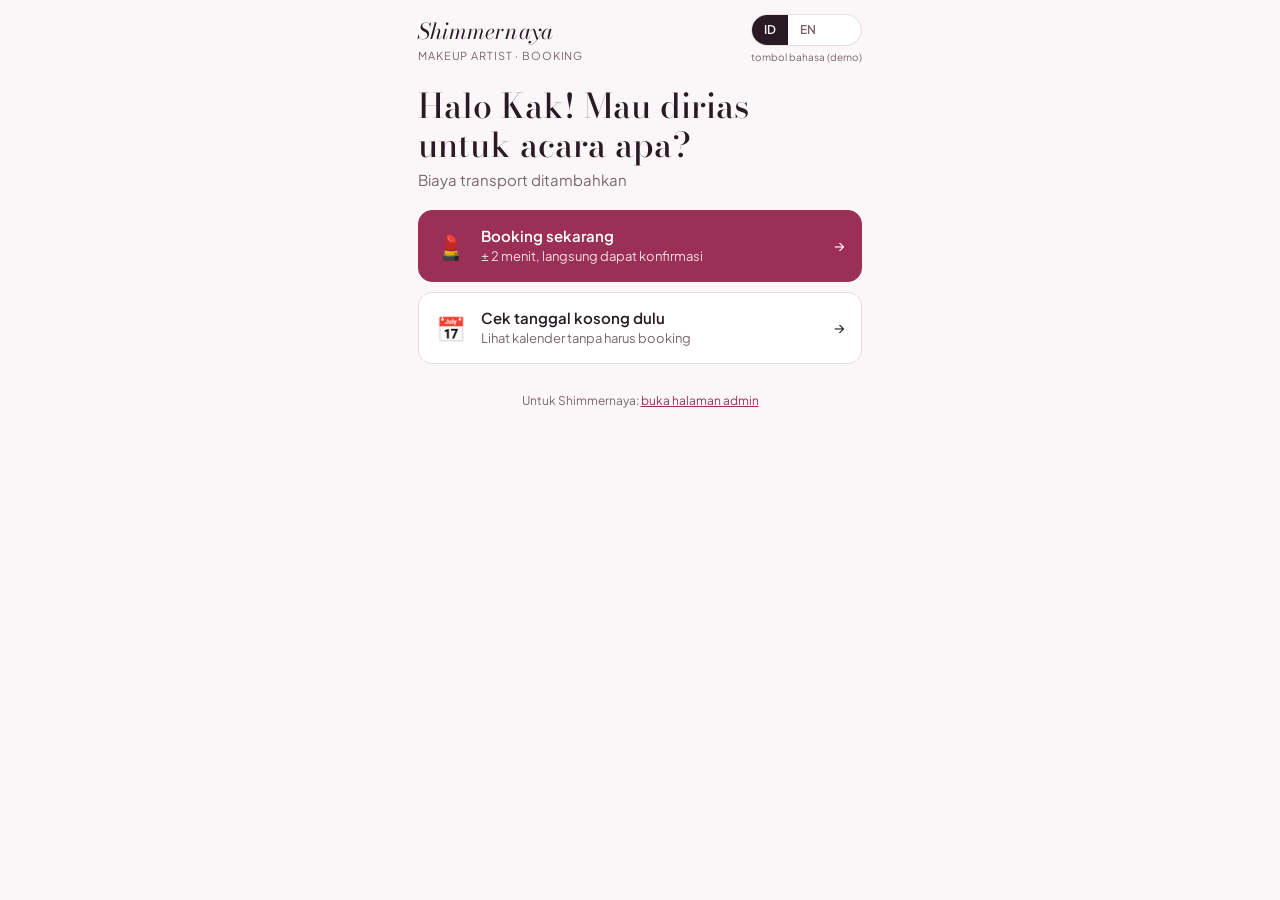
<file: index.html>
<!doctype html>
<html lang="id">
<head>
<meta charset="utf-8">
<meta name="viewport" content="width=device-width, initial-scale=1, viewport-fit=cover">
<title>Shimmernaya Booking</title>
<link rel="preconnect" href="https://fonts.googleapis.com">
<link rel="preconnect" href="https://fonts.gstatic.com" crossorigin>
<link rel="stylesheet" href="https://fonts.googleapis.com/css2?family=Bodoni+Moda:ital,opsz,wght@0,6..96,500;1,6..96,500&family=Plus+Jakarta+Sans:wght@400;500;600;700&display=swap">
<link rel="stylesheet" href="shared.css">
</head>
<body>
<div class="wrap">
  <div class="top">
    <a class="brand" href="#" id="home">Shimmernaya<small id="tagline"></small></a>
    <div id="langslot"></div>
  </div>
  <div id="prog"></div>
  <main id="view"></main>
  <p class="foot" id="foot"></p>
</div>
<div class="bar" id="bar"><div class="in"><button class="back" id="backBtn" aria-label="Back">←</button><button class="btn" id="nextBtn"></button></div></div>

<script src="shared.js"></script>
<script>
const T={
id:{tagline:"Makeup Artist · Booking",swipe:"‹ geser untuk ganti bulan ›",step:"Langkah {a} dari {b}",next:"Lanjut",pay:"Bayar {x}",paying:"Memproses…",back:"Kembali",
 homeT:"Halo Kak! Mau dirias untuk acara apa?",homeD:"Booking langsung di sini — pilih acara, tanggal, dan jam Kakak harus siap. Atau cek dulu tanggal yang masih kosong.",
 bookNow:"Booking sekarang",bookNowD:"± 2 menit, langsung dapat konfirmasi",checkAv:"Cek tanggal kosong dulu",checkAvD:"Lihat kalender tanpa harus booking",
 avT:"Kalender ketersediaan",avD:"Lihat tanggal yang masih bisa. Booking bisa nanti kapan saja.",avOpen:"Banyak jam kosong",avLim:"Tinggal sedikit",avFull:"Penuh",avPick:"Pilih tanggal untuk lihat detail.",
 avTimes:"Jam siap yang masih tersedia",avTimesD:"Untuk riasan ±1,5 jam. Paket pengantin butuh waktu lebih lama, jadi pilihannya bisa lebih sedikit. Tap jam untuk langsung booking.",avDayOpen:"Masih banyak jam kosong di tanggal ini.",avDayLim:"Tinggal {n} pilihan jam di tanggal ini — sebaiknya booking segera.",avDayFull:"Tanggal ini sudah penuh. Coba tanggal lain ya.",bookThis:"Booking tanggal ini",
 s1:"Mau makeup untuk acara apa, Kak?",s1d:"Pilih satu. Harga dan jadwal muncul di langkah berikutnya.",
 s2:"Tanggal acaranya kapan?",s2d:"Tanggal yang dicoret sudah penuh.",full:"PENUH",
 s3:"Pilih paket",s3d:"Harga per orang. Tambah orang di bawah kalau ada yang ikut dirias.",people:"Jumlah orang dirias",peopleD:"Termasuk Kakak",extra:"+{x} / orang tambahan",
 s4:"Jam berapa Kakak harus sudah siap?",s4d:"Pilih jam Kakak harus sudah selesai dirias. Jam mulai makeup kami yang atur (±{d} sebelumnya).",s4h:"Jam yang dicoret sudah terisi jadwal lain.",until:"Siap jam {t}",
 s5:"Lokasi & data Kakak",loc:"Di mana dirias?",studio:"Di studio",studioD:"Tanpa biaya tambahan",home:"Datang ke lokasi Kakak",homeD:"Biaya transport ditambahkan",
 area:"Area lokasi",inCity:"Dalam kota",outCity:"Luar kota",address:"Alamat lengkap",addressPh:"Nama gedung / rumah, jalan, kecamatan",you:"Data Kakak",
 name:"Nama",namePh:"Nama Kakak",wa:"Nomor WhatsApp",waPh:"08xx xxxx xxxx / +92…",note:"Catatan (opsional)",notePh:"Misal: pakai hijab, kulit sensitif, referensi look",
 errName:"Isi nama dulu ya",errWa:"Nomor WhatsApp belum benar",errAddr:"Isi alamat lokasi ya",
 s6:"Cek lagi & bayar DP",s6d:"Bayar DP 50% untuk mengunci jadwal. Sisanya dibayar di hari acara.",
 service:"Layanan",pkg:"Paket",date:"Tanggal",time:"Siap jam",location:"Lokasi",subtotal:"Paket × {n} orang",transport:"Transport",total:"Total",dueNow:"Bayar sekarang (DP 50%)",remain:"Sisa dibayar di hari H",
 method:"Metode pembayaran",qrisD:"Scan pakai e-wallet atau m-banking apa saja",bankD:"Transfer ke rekening",fake:"Simulasi — tidak ada uang yang dipotong",
 doneT:"Booking terkonfirmasi!",doneD:"Makasih, Kak {n}! Tap tombol biru di bawah untuk dapat konfirmasi lewat Telegram.",code:"Kode booking",
 demoClient:"Demo · WhatsApp yang diterima klien",demoArtist:"Demo · WhatsApp yang diterima MUA",demoCal:"✓ Sudah otomatis masuk Google Calendar",
 again:"Ulangi demo",loading:"Memuat jadwal…",loadErr:"Jadwal belum bisa dimuat. Cek koneksi lalu coba lagi.",retry:"Coba lagi",taken:"Maaf Kak, jam itu baru saja dibooking orang lain. Silakan pilih jam lain ya.",payErr:"Booking belum tersimpan. Coba sekali lagi ya.",studioAddr:"Studio Shimmernaya",noNote:"Tidak ada catatan",
 waClient:`Halo Kak {name}! 💕
Booking kamu sudah terkonfirmasi ✅

💄 {svc} – {pkg}
👥 {n} orang
📅 {date}
⏰ Kakak siap jam {ready}
📍 {loc}

DP diterima: {dp}
Sisa pelunasan: {rem} (dibayar di hari H)

Kode booking: {code}
Invoice resmi menyusul dari aku ya. H-1 aku kabari jam mulai makeup. Sampai ketemu! 🤍
— Shimmernaya`,
 waArtist:`🔔 BOOKING BARU — DP SUDAH MASUK

👤 {name}
📱 {wa}
💄 {svc} – {pkg} ({n} orang)
📅 {date}
⏰ Klien siap jam {ready}
🕐 Saran mulai makeup: {start} (±{dur})
📍 {loc}
📝 {note}

💰 DP masuk: {dp} via {method}
Sisa di hari H: {rem}
✅ Sudah masuk kalender`,
 invReady:"📄 Invoice {inv} siap dicek sebelum dikirim ke klien:",openInv:"Buka & cek invoice",
 foot:"Untuk Shimmernaya: <a href=\"admin.html\">buka halaman admin</a>"},
en:{tagline:"Makeup Artist · Booking",swipe:"‹ swipe to change month ›",step:"Step {a} of {b}",next:"Continue",pay:"Pay {x}",paying:"Processing…",back:"Back",
 homeT:"Hi! What are you getting your makeup done for?",homeD:"Book right here — pick the occasion, the date and the time you need to be ready. Or check which dates are still free first.",
 bookNow:"Book now",bookNowD:"About 2 minutes, instant confirmation",checkAv:"Check free dates first",checkAvD:"See the calendar without booking",
 avT:"Availability calendar",avD:"See which dates are still open. You can book any time later.",avOpen:"Plenty of times",avLim:"Only a few left",avFull:"Full",avPick:"Pick a date to see details.",
 avTimes:"Ready-by times still free",avTimesD:"Based on a ±1.5 hr makeup. Bridal packages take longer, so there may be fewer options. Tap a time to book it.",avDayOpen:"Plenty of times still open on this date.",avDayLim:"Only {n} ready-by times left on this date — best to book soon.",avDayFull:"This date is fully booked. Try another date.",bookThis:"Book this date",
 s1:"What's the makeup for?",s1d:"Pick one. Prices and times show up in the next steps.",
 s2:"When is the event?",s2d:"Crossed-out dates are fully booked.",full:"FULL",
 s3:"Choose a package",s3d:"Price per person. Add people below if others are getting done too.",people:"Number of people",peopleD:"Including you",extra:"+{x} / extra person",
 s4:"What time do you need to be ready?",s4d:"Pick the time your makeup must be finished. We plan the start time (about {d} before).",s4h:"Crossed-out times are already booked.",until:"Ready by {t}",
 s5:"Location & your details",loc:"Where will the makeup be done?",studio:"At the studio",studioD:"No extra charge",home:"At your location",homeD:"Travel fee added",
 area:"Area",inCity:"In town",outCity:"Out of town",address:"Full address",addressPh:"Venue / house, street, district",you:"Your details",
 name:"Name",namePh:"Your name",wa:"WhatsApp number",waPh:"08xx xxxx xxxx / +92…",note:"Notes (optional)",notePh:"E.g. wearing hijab, sensitive skin, look reference",
 errName:"Please enter your name",errWa:"That WhatsApp number doesn't look right",errAddr:"Please enter the address",
 s6:"Review & pay deposit",s6d:"Pay a 50% deposit to lock in the slot. The rest is paid on the day.",
 service:"Service",pkg:"Package",date:"Date",time:"Ready by",location:"Location",subtotal:"Package × {n} people",transport:"Travel",total:"Total",dueNow:"Pay now (50% deposit)",remain:"Remaining, paid on the day",
 method:"Payment method",qrisD:"Scan with any e-wallet or banking app",bankD:"Transfer to account",fake:"Simulation — no money is taken",
 doneT:"Booking confirmed!",doneD:"Thank you, {n}! Tap the blue button below to get your confirmation on Telegram.",code:"Booking code",
 demoClient:"Demo · WhatsApp the client receives",demoArtist:"Demo · WhatsApp the artist receives",demoCal:"✓ Added to Google Calendar automatically",
 again:"Restart demo",loading:"Loading availability…",loadErr:"Couldn't load availability. Check your connection and try again.",retry:"Try again",taken:"Sorry, someone just booked that time. Please pick another one.",payErr:"The booking wasn't saved. Please try once more.",studioAddr:"Shimmernaya Studio",noNote:"No notes",
 waClient:`Hi {name}! 💕
Your booking is confirmed ✅

💄 {svc} – {pkg}
👥 {n} people
📅 {date}
⏰ Ready by {ready}
📍 {loc}

Deposit received: {dp}
Remaining: {rem} (paid on the day)

Booking code: {code}
Your official invoice will follow from me. I'll message you the day before with your makeup start time. See you soon! 🤍
— Shimmernaya`,
 waArtist:`🔔 NEW BOOKING — DEPOSIT PAID

👤 {name}
📱 {wa}
💄 {svc} – {pkg} ({n} people)
📅 {date}
⏰ Client ready by {ready}
🕐 Suggested makeup start: {start} (~{dur})
📍 {loc}
📝 {note}

💰 Deposit in: {dp} via {method}
Due on the day: {rem}
✅ Added to calendar`,
 invReady:"📄 Invoice {inv} is ready to check before it goes to the client:",openInv:"Open & check invoice",
 foot:"For Shimmernaya: <a href=\"admin.html\">open the admin page</a>"}};
const t=(k,v={})=>T[LANG][k].replace(/\{(\w+)\}/g,(_,x)=>v[x]??"");

const blank=()=>({step:0,mode:"flow",svc:null,pkg:null,n:1,date:null,time:null,loc:"studio",area:"in",addr:"",name:"",wa:"",note:"",pay:"qris",month:0,avMonth:0,avSel:null,errs:{},booking:null,busy:false});
let S=blank();
const svc=()=>svcById(S.svc), pkg=()=>svc()?.pk.find(p=>p.id===S.pkg);
const totalMin=()=>(pkg()?.m||0)+EXTRA_MIN*(S.n-1);
const minLen=()=>Math.min(...svc().pk.map(p=>p.m));
const prices=()=>{const p=pkg();const sub=p.p+svc().extra*(S.n-1);const tr=S.loc==="home"?TRANSPORT[S.area]:0;const tot=sub+tr;const dp=Math.ceil(tot/2/1000)*1000;return{sub,tr,tot,dp,rem:tot-dp}};
const locText=()=>S.loc==="studio"?t("studioAddr"):S.addr+" ("+(S.area==="in"?t("inCity"):t("outCity"))+")";

const view=document.getElementById("view"),next=document.getElementById("nextBtn"),back=document.getElementById("backBtn"),bar=document.getElementById("bar");
document.getElementById("langslot").append(langToggle(render));
document.getElementById("home").onclick=e=>{e.preventDefault();S=blank();render();scrollTo(0,0)};
const go=st=>{S.step=st;render();scrollTo(0,0)};

function render(){
  document.getElementById("tagline").textContent=t("tagline");
  document.getElementById("foot").innerHTML=t("foot");
  back.setAttribute("aria-label",t("back"));
  const N=6, inFlow=S.step>=1&&S.step<=N&&S.mode==="flow";
  document.getElementById("prog").innerHTML=inFlow?`<div class="progress">${Array.from({length:N},(_,i)=>`<i class="${i<S.step?"on":""}"></i>`).join("")}</div><div class="stepno">${t("step",{a:S.step,b:N})}</div>`:"";
  bar.hidden=!inFlow&&S.mode!=="avail"; back.hidden=false;
  next.hidden=false; next.textContent=t("next"); next.disabled=false;
  if(S.mode==="avail") return avail();
  ({0:home,1:s1,2:s2,3:s3,4:s4,5:s5,6:s6,7:s7})[S.step]();
}

/* show a loader until the month's availability has come from the calendar */
function calGate(base){
  const st=monthState(base);
  if(st==="ok"){loadMonth(new Date(base.getFullYear(),base.getMonth()+1,1)).catch(()=>{});return true}
  if(st==="err"){view.insertAdjacentHTML("beforeend",`<div class="card" style="margin-top:14px;text-align:center"><p class="hint" style="margin:0 0 12px">${t("loadErr")}</p><button class="btn" id="retry" style="width:100%">${t("retry")}</button></div>`);
    view.querySelector("#retry").onclick=()=>{MONTHS.delete(mkey(base));render()};return false}
  view.insertAdjacentHTML("beforeend",`<div class="card" style="margin-top:14px;text-align:center;padding:40px 16px"><span class="spin"></span><p class="hint">${t("loading")}</p></div>`);
  loadMonth(base).then(render,render); return false;
}
function home(){
  bar.hidden=true;
  view.innerHTML=`<h1 class="hero">${t("homeT")}</h1><p class="sub">${t("homeD")}</p>
  <div class="opts">
   <button class="opt primary" id="b1"><span class="ico">💄</span><span class="grow"><div class="t">${t("bookNow")}</div><div class="d">${t("bookNowD")}</div></span><span>→</span></button>
   <button class="opt" id="b2"><span class="ico">📅</span><span class="grow"><div class="t">${t("checkAv")}</div><div class="d">${t("checkAvD")}</div></span><span>→</span></button>
  </div>`;
  view.querySelector("#b1").onclick=()=>go(1);
  view.querySelector("#b2").onclick=()=>{S.mode="avail";render();scrollTo(0,0)};
}

/* Availability-only calendar: no service needed, browse 12 months */
function avail(){
  const db=load(), base=new Date(TODAY.getFullYear(),TODAY.getMonth()+S.avMonth,1);
  view.innerHTML=`<h1>${t("avT")}</h1><p class="sub">${t("avD")}</p>`;
  if(!calGate(base)) return;
  const grid=monthGrid(base,(ds,d)=>{const st=dayStatus(ds,db);const past=st==="past";
    return `<button class="day ${st==="full"?"st-full":""} ${ds===iso(TODAY)?"today":""}" data-ds="${ds}" ${past?"disabled":""} aria-pressed="${S.avSel===ds}">${d}${past?"":`<i class="dot ${st==="open"?"ok":st==="limited"?"warn":"full"}"></i>`}</button>`});
  let panel=`<p class="hint">${t("avPick")}</p>`;
  if(S.avSel){const st=dayStatus(S.avSel,db);const n=READY_SLOTS.filter(h=>readyFree(S.avSel,h,90,db)).length;
    panel=`<div class="card" style="margin-top:14px" id="avpanel"><div style="font-weight:700">${fmtDate(S.avSel)}</div><p class="hint" style="margin:6px 0 ${st==="full"?0:12}px">${st==="open"?t("avDayOpen"):st==="limited"?t("avDayLim",{n}):t("avDayFull")}</p>
      ${st==="full"?"":`<div class="label" style="margin-top:4px">${t("avTimes")}</div>
      <div class="slots">${READY_SLOTS.map(h=>{const ok=readyFree(S.avSel,h,90,db);return `<button class="slot" data-h="${h}" ${ok?"":"disabled"}>${hm(h*60)}</button>`}).join("")}</div>
      <p class="hint" style="margin:10px 0 14px">${t("avTimesD")}</p>
      <button class="btn" id="bookThis" style="width:100%">${t("bookThis")}</button>`}</div>`;}
  view.innerHTML=`<h1>${t("avT")}</h1><p class="sub">${t("avD")}</p>
   <div class="cal"><div class="calhead"><button class="nav" id="pm" ${S.avMonth===0?"disabled":""} aria-label="prev">‹</button><b>${monthName(base)}</b><button class="nav" id="nm" ${S.avMonth>=11?"disabled":""} aria-label="next">›</button></div>${grid}
   <div class="swipehint">${t("swipe")}</div><div class="legend"><span><i class="dot ok"></i>${t("avOpen")}</span><span><i class="dot warn"></i>${t("avLim")}</span><span><i class="dot full"></i>${t("avFull")}</span></div></div>${panel}`;
  view.querySelector("#pm").onclick=()=>{S.avMonth--;render()};
  view.querySelector("#nm").onclick=()=>{S.avMonth++;render()};
  attachSwipe(view.querySelector(".cal"));
  view.querySelectorAll(".day:not(:disabled)").forEach(b=>b.onclick=()=>{S.avSel=b.dataset.ds;S.scrollPanel=true;render()});
  const start=pref=>{S.mode="flow";S.date=S.avSel;S.month=S.avMonth;S.pref=pref;go(1)};
  const bt=view.querySelector("#bookThis"); if(bt) bt.onclick=()=>start(null);
  view.querySelectorAll("#avpanel .slot:not(:disabled)").forEach(b=>b.onclick=()=>start(+b.dataset.h));
  if(S.scrollPanel){S.scrollPanel=false;const pn=view.querySelector("#avpanel");if(pn&&pn.scrollIntoView)pn.scrollIntoView({behavior:"smooth",block:"start"})}
  next.textContent=t("bookNow"); next.onclickAvail=true;
}

function s1(){
  view.innerHTML=`<h1>${t("s1")}</h1><p class="sub">${t("s1d")}</p><div class="opts">${SERVICES.map(s=>`
   <button class="opt" data-v="${s.id}" aria-pressed="${S.svc===s.id}"><span class="ico">${s.ico}</span><span class="grow"><div class="t">${s.n[LANG]}</div><div class="d">${s.d[LANG]}</div></span></button>`).join("")}</div>`;
  view.querySelectorAll(".opt").forEach(b=>b.onclick=()=>{if(S.svc!==b.dataset.v){S.svc=b.dataset.v;S.pkg=null;S.time=null;if(S.date&&!dayOpenFor(S.date,minLen()))S.date=null}go(2)});
  next.disabled=!S.svc;
}
function s2(){
  const db=load(), base=new Date(TODAY.getFullYear(),TODAY.getMonth()+S.month,1), len=minLen();
  view.innerHTML=`<h1>${t("s2")}</h1><p class="sub">${t("s2d")}</p>`;
  if(!calGate(base)) return;
  const grid=monthGrid(base,(ds,d)=>{const past=fromIso(ds)<=TODAY, open=dayOpenFor(ds,len,db);
    return `<button class="day" data-ds="${ds}" ${open?"":"disabled"} aria-pressed="${S.date===ds}">${d}${!open&&!past?`<span class="full">${t("full")}</span>`:""}</button>`});
  view.innerHTML=`<h1>${t("s2")}</h1><p class="sub">${t("s2d")}</p>
   <div class="cal"><div class="calhead"><button class="nav" id="pm" ${S.month===0?"disabled":""} aria-label="prev">‹</button><b>${monthName(base)}</b><button class="nav" id="nm" ${S.month>=11?"disabled":""} aria-label="next">›</button></div>${grid}<div class="swipehint">${t("swipe")}</div></div>`;
  view.querySelector("#pm").onclick=()=>{S.month--;render()};
  view.querySelector("#nm").onclick=()=>{S.month++;render()};
  attachSwipe(view.querySelector(".cal"));
  view.querySelectorAll(".day:not(:disabled)").forEach(b=>b.onclick=()=>{S.date=b.dataset.ds;S.time=null;go(3)});
  next.disabled=!S.date;
}
function s3(){
  const s=svc(); if(s.pk.length===1&&!S.pkg) S.pkg=s.pk[0].id;
  view.innerHTML=`<h1>${t("s3")}</h1><p class="sub">${s.n[LANG]} · ${fmtDate(S.date)}<br>${t("s3d")}</p><div class="opts">${s.pk.map(p=>`
   <button class="opt" data-v="${p.id}" aria-pressed="${S.pkg===p.id}"><span class="grow"><div class="t">${p.n[LANG]}</div><div class="d">${p.d[LANG]} · ±${durTxt(p.m)}</div></span><span class="price">${rp(p.p)}</span></button>`).join("")}</div>
   <div class="stepper"><div><div style="font-weight:600">${t("people")}</div><div style="font-size:13px;color:var(--muted)">${t("peopleD")} · ${t("extra",{x:rp(s.extra)})}</div></div>
   <div class="ctl"><button id="mn" aria-label="minus" ${S.n<=1?"disabled":""}>−</button><output>${S.n}</output><button id="pl" aria-label="plus" ${S.n>=6?"disabled":""}>+</button></div></div>`;
  view.querySelectorAll(".opt").forEach(b=>b.onclick=()=>{S.pkg=b.dataset.v;S.time=null;render()});
  view.querySelector("#mn").onclick=()=>{S.n--;S.time=null;render()};
  view.querySelector("#pl").onclick=()=>{S.n++;S.time=null;render()};
  next.disabled=!S.pkg;
}
function s4(){
  view.innerHTML=`<h1>${t("s4")}</h1>`;
  if(!calGate(fromIso(S.date))) return;
  const db=load(), len=totalMin(), any=READY_SLOTS.some(h=>readyFree(S.date,h,len,db));
  if(S.time==null&&S.pref!=null&&readyFree(S.date,S.pref,len,db)) S.time=S.pref;
  view.innerHTML=`<h1>${t("s4")}</h1><p class="sub">${fmtDate(S.date)}<br>${t("s4d",{d:durTxt(len)})}</p>
   <div class="slots">${READY_SLOTS.map(h=>`<button class="slot" data-h="${h}" ${readyFree(S.date,h,len,db)?"":"disabled"} aria-pressed="${S.time===h}">${hm(h*60)}</button>`).join("")}</div>
   <p class="hint">${S.time!=null?"✓ "+t("until",{t:hm(S.time*60)}):t("s4h")}</p>${S.taken?`<p class="notice">${t("taken")}</p>`:""}`;
  view.querySelectorAll(".slot:not(:disabled)").forEach(b=>b.onclick=()=>{S.time=+b.dataset.h;S.taken=false;render()});
  next.disabled=S.time==null||!any;
}
function s5(){
  const e=S.errs;
  view.innerHTML=`<h1>${t("s5")}</h1><div class="label">${t("loc")}</div>
   <div class="opts">
    <button class="opt" data-l="studio" aria-pressed="${S.loc==="studio"}"><span class="ico">🏠</span><span class="grow"><div class="t">${t("studio")}</div><div class="d">${t("studioD")}</div></span></button>
    <button class="opt" data-l="home" aria-pressed="${S.loc==="home"}"><span class="ico">🚗</span><span class="grow"><div class="t">${t("home")}</div><div class="d">${t("homeD")}</div></span></button>
   </div>
   ${S.loc==="home"?`<div class="label">${t("area")}</div><div class="opts" style="grid-template-columns:1fr 1fr">
    <button class="opt" data-a="in" aria-pressed="${S.area==="in"}"><span class="grow"><div class="t">${t("inCity")}</div><div class="d">+${rp(TRANSPORT.in)}</div></span></button>
    <button class="opt" data-a="out" aria-pressed="${S.area==="out"}"><span class="grow"><div class="t">${t("outCity")}</div><div class="d">+${rp(TRANSPORT.out)}</div></span></button></div>
    <div class="field" style="margin-top:14px"><label for="f-addr">${t("address")}</label><textarea id="f-addr" placeholder="${t("addressPh")}">${esc(S.addr)}</textarea>${e.addr?`<span class="err">${t("errAddr")}</span>`:""}</div>`:""}
   <div class="label">${t("you")}</div>
   <div class="field"><label for="f-name">${t("name")}</label><input id="f-name" autocomplete="name" placeholder="${t("namePh")}" value="${esc(S.name)}">${e.name?`<span class="err">${t("errName")}</span>`:""}</div>
   <div class="field"><label for="f-wa">${t("wa")}</label><input id="f-wa" inputmode="tel" autocomplete="tel" placeholder="${t("waPh")}" value="${esc(S.wa)}">${e.wa?`<span class="err">${t("errWa")}</span>`:""}</div>
   <div class="field"><label for="f-note">${t("note")}</label><textarea id="f-note" placeholder="${t("notePh")}">${esc(S.note)}</textarea></div>`;
  const bind=(id,k)=>{const el=view.querySelector(id);if(el) el.oninput=()=>S[k]=el.value};
  bind("#f-addr","addr");bind("#f-name","name");bind("#f-wa","wa");bind("#f-note","note");
  view.querySelectorAll("[data-l]").forEach(b=>b.onclick=()=>{S.loc=b.dataset.l;render()});
  view.querySelectorAll("[data-a]").forEach(b=>b.onclick=()=>{S.area=b.dataset.a;render()});
}
function valid5(){const d=S.wa.replace(/\D/g,"");S.errs={name:!S.name.trim(),wa:!(/^(0|62)8\d{7,11}$/.test(d)||(S.wa.trim().startsWith("+")&&d.length>=10&&d.length<=15)),addr:S.loc==="home"&&!S.addr.trim()};return !S.errs.name&&!S.errs.wa&&!S.errs.addr}

function qrSvg(){
  const r=rnd(98321),n=25,c=[];
  const f=(x,y)=>`<rect x="${x}" y="${y}" width="7" height="7" fill="#111"/><rect x="${x+1}" y="${y+1}" width="5" height="5" fill="#fff"/><rect x="${x+2}" y="${y+2}" width="3" height="3" fill="#111"/>`;
  for(let y=0;y<n;y++)for(let x=0;x<n;x++){const inF=(x<8&&y<8)||(x>16&&y<8)||(x<8&&y>16);if(!inF&&r()<.48)c.push(`<rect x="${x}" y="${y}" width="1" height="1" fill="#111"/>`)}
  return `<svg viewBox="0 0 ${n} ${n}" shape-rendering="crispEdges" aria-label="QRIS">${c.join("")}${f(0,0)}${f(18,0)}${f(0,18)}</svg>`;
}
const PAY={qris:"QRIS",bank:"Transfer BCA",ewallet:"GoPay / OVO"};
function s6(){
  const s=svc(),p=pkg(),pr=prices();
  view.innerHTML=`<h1>${t("s6")}</h1><p class="sub">${t("s6d")}</p>
   <div class="card">
    <div class="row"><span>${t("service")}</span><span>${s.n[LANG]}</span></div>
    <div class="row"><span>${t("pkg")}</span><span>${p.n[LANG]}</span></div>
    <div class="row"><span>${t("date")}</span><span>${fmtDate(S.date)}</span></div>
    <div class="row"><span>${t("time")}</span><span>${hm(S.time*60)}</span></div>
    <div class="row"><span>${t("location")}</span><span>${esc(locText())}</span></div>
    <div class="row total"><span>${t("subtotal",{n:S.n})}</span><span>${rp(pr.sub)}</span></div>
    ${pr.tr?`<div class="row"><span>${t("transport")}</span><span>${rp(pr.tr)}</span></div>`:""}
    <div class="row"><span>${t("total")}</span><span>${rp(pr.tot)}</span></div>
    <div class="row"><span>${t("remain")}</span><span>${rp(pr.rem)}</span></div>
   </div>
   <div class="due"><span>${t("dueNow")}</span><b>${rp(pr.dp)}</b></div>
   <div class="label">${t("method")}</div>
   <div class="paygrid">${Object.entries(PAY).map(([k,n])=>`<button class="paym" data-p="${k}" aria-pressed="${S.pay===k}">${n}</button>`).join("")}</div>
   ${S.pay==="qris"?`<div class="qr">${qrSvg()}<span class="hint" style="margin:0">${t("qrisD")}</span></div>`:
     S.pay==="bank"?`<div class="bank card">${t("bankD")}<br><code>${BIZ.bank}</code></div>`:`<div class="bank card">GoPay / OVO<br><code>${BIZ.wa}</code></div>`}
   ${S.payErr?`<p class="notice">${t("payErr")}</p>`:""}<p class="hint" style="text-align:center">🔒 ${t("fake")}</p>`;
  view.querySelectorAll("[data-p]").forEach(b=>b.onclick=()=>{S.pay=b.dataset.p;render()});
  next.textContent=t("pay",{x:rp(pr.dp)});
  if(S.busy){next.innerHTML=`<span class="spin"></span> ${t("paying")}`;next.disabled=true}
}

/* Send the paid booking to the backend: it re-checks the slot, saves it and adds it to Google Calendar */
async function saveBooking(){
  const r=await api("book",{method:"POST",body:{svc:S.svc,pkg:S.pkg,people:S.n,date:S.date,ready:S.time,loc:S.loc,area:S.area,addr:S.addr,name:S.name,wa:S.wa,note:S.note,pay:PAY[S.pay]}});
  resetAvailability();
  return {code:r.code,date:r.date,name:r.name,wa:r.wa,ready:r.ready_min,start:r.start_min,note:r.note,payMethod:r.pay_method,waClient:r.wa_client||"",waAlert:r.wa_alert||"",calendar:r.calendar,tgLink:r.tg_link||"",tgAlert:r.tg_alert||""};
}

function s7(){
  bar.hidden=true;
  const b=S.booking, s=svc(), p=pkg(), pr=prices(), len=totalMin();
  const v={name:b.name,wa:b.wa,svc:s.n[LANG],pkg:p.n[LANG],n:S.n,date:fmtDate(S.date),ready:hm(b.ready),start:hm(b.start),dur:durTxt(len),loc:locText(),dp:rp(pr.dp),rem:rp(pr.rem),code:b.code,note:b.note||t("noNote"),method:b.payMethod};
  const now=new Date(),clock=pad(now.getHours())+"."+pad(now.getMinutes());
  const invUrl="admin.html#inv-"+b.code;
  view.innerHTML=`<div class="done"><div class="tick">✓</div><h1>${t("doneT")}</h1><p class="sub">${t("doneD",{n:esc(v.name),w:esc(v.wa)})}</p>
   <div class="card" style="display:inline-block;padding:10px 18px">${t("code")}: <b>${b.code}</b></div></div>
   ${b.tgLink?`<a class="btn" href="${b.tgLink}" target="_blank" rel="noopener" style="display:block;margin-top:18px;background:#229ED9;color:#fff">📲 ${LANG==="id"?"Dapatkan konfirmasi di Telegram":"Get your confirmation on Telegram"}</a>
    <p class="hint" style="text-align:center;margin-top:8px">${LANG==="id"?"Tes: pengganti WhatsApp. Tap, lalu tekan Start.":"Test stand-in for WhatsApp. Tap it, then press Start."}</p>`:""}
   <section class="demo"><h2>${LANG==="id"?"Status pengiriman (tes)":"Delivery status (test)"}</h2>
    ${[[LANG==="id"?"Notifikasi ke MUA (Telegram)":"Alert to artist (Telegram)",b.tgAlert],[LANG==="id"?"Konfirmasi ke klien (Telegram)":"Confirmation to client (Telegram)",b.tgClient||(LANG==="id"?"menunggu klien tekan Start…":"waiting for client to press Start…")]]
      .map(([k,v])=>`<div class="row"><span>${k}</span><span style="color:${/^(ok|text|template|sent)$/.test(v)?"var(--ok)":"var(--err)"}">${/^(ok|text|template|sent)$/.test(v)?"✓ "+(LANG==="id"?"terkirim":"sent"):(/^(menunggu|waiting)/.test(v)?"":"✕ ")+esc(v||"-")}</span></div>`).join("")}</section>
   <section class="demo" hidden><h2>${t("demoClient")}</h2><div class="wa"><div class="hd"><div class="av">💄</div><div class="nm">Shimmernaya<small>Business account</small></div></div>
    <div class="body"><div class="bub">${esc(t("waClient",v))}<span class="tm">${clock}</span></div></div></div></section>
   <section class="demo" hidden><h2>${t("demoArtist")}</h2><div class="wa"><div class="hd"><div class="av">🔔</div><div class="nm">Booking Bot<small>${LANG==="id"?"Notifikasi otomatis":"Automatic alert"}</small></div></div>
    <div class="body"><div class="bub">${esc(t("waArtist",v))}<span class="tm">${clock}</span></div>
    <div class="bub">${esc(t("invReady",{inv:invNo(b)}))}\n<a href="${invUrl}">${t("openInv")} →</a><span class="tm">${clock}</span></div></div></div></section>
   <section class="demo" hidden><h2>${t("demoCal")}</h2><div class="ev"><div class="strip"></div><div style="min-width:0">
    <div class="t">💄 ${esc(v.svc)} – ${esc(v.name)} (${S.n})</div>
    <div class="m">${v.date} · ${v.start} – ${v.ready}</div><div class="m">📍 ${esc(v.loc)}</div><div class="m">${b.code}</div></div></div></section>
   <a class="btn" href="${invUrl}" style="display:block;margin-top:22px">📄 ${t("openInv")}</a>
   <button class="again" id="again">↺ ${t("again")}</button>`;
  view.querySelector("#again").onclick=()=>{clearInterval(S.poll);S=blank();render();scrollTo(0,0)};
  // wait for the client to press Start in Telegram, then send them the confirmation
  if(!b.tgClient&&!S.poll){let n=0;S.poll=setInterval(async()=>{
    if(++n>200||S.step!==7){clearInterval(S.poll);S.poll=null;return}
    const r=await tgCheckClient(b.code).catch(()=>null);
    if(r){clearInterval(S.poll);S.poll=null;b.tgClient=r;render()}
  },3000)}
}

next.onclick=()=>{
  if(S.mode==="avail"){S.mode="flow";if(S.avSel&&dayStatus(S.avSel)!=="full"){S.date=S.avSel;S.month=S.avMonth}go(1);return}
  if(S.step===5&&!valid5()){render();return}
  if(S.step===6){S.busy=true;S.payErr=false;render();
    setTimeout(async()=>{
      try{S.booking=await saveBooking();S.busy=false;go(7)}
      catch(e){S.busy=false;if(e.status===409){resetAvailability();S.time=null;S.taken=true;go(4)}else{S.payErr=true;render()}}
    },1200);return}
  go(S.step+1);
};
back.onclick=()=>{if(S.mode==="avail"){S.mode="flow";go(0);return}S.errs={};go(S.step-1)};
render();
</script>
</body>
</html>
</file>
<file: shared.css>
/* Layout: single narrow column, one decision per screen, sticky bottom action bar */
:root{
  --bg:#FBF6F8; --surface:#FFFFFF; --ink:#2A1A24; --muted:#7A6670; --line:#EADDE2;
  --accent:#9C2F55; --accent-ink:#FFFFFF; --accent-soft:#F7E4EB; --ok:#1F7A4D; --ok-soft:#E3F3EA;
  --warn:#9A5B00; --warn-soft:#FBEFD9; --off:#C9BCC2; --off-bg:#F3EEF0; --err:#C4314B;
  --display:"Bodoni Moda", "Didot", Georgia, serif;
  --body:"Plus Jakarta Sans", system-ui, -apple-system, "Segoe UI", sans-serif;
  --wa-head:#075E54; --wa-bg:#EFE7DD; --wa-in:#FFFFFF; --wa-ink:#111B21; --wa-meta:#667781; --wa-link:#027EB5;
  color-scheme:light;
}
@media (prefers-color-scheme: dark){:root{
  --bg:#17101A; --surface:#221923; --ink:#F4E9EE; --muted:#B39CA7; --line:#3A2B34;
  --accent:#E57EA3; --accent-ink:#22101A; --accent-soft:#3B2130; --ok:#5BC98E; --ok-soft:#1E3529;
  --warn:#F0B35A; --warn-soft:#3A2A14; --off:#5A4852; --off-bg:#1F1720; --err:#FF7A90; color-scheme:dark }}
*{box-sizing:border-box}
html,body{margin:0}
body{background:var(--bg);color:var(--ink);font-family:var(--body);font-size:15px;line-height:1.5;-webkit-text-size-adjust:100%}
.wrap{max-width:480px;margin:0 auto;padding-inline:18px;padding-block:calc(14px + env(safe-area-inset-top,0px)) 130px}
button{font:inherit;color:inherit}
a{color:var(--accent)}
button:focus-visible,input:focus-visible,textarea:focus-visible,select:focus-visible,a:focus-visible{outline:2px solid var(--accent);outline-offset:2px}
[hidden]{display:none!important}

.top{display:flex;align-items:center;justify-content:space-between;gap:12px}
.brand{font-family:var(--display);font-style:italic;font-size:22px;letter-spacing:.2px;text-decoration:none;color:var(--ink)}
.brand small{display:block;font-family:var(--body);font-style:normal;font-size:11px;color:var(--muted);letter-spacing:.08em;text-transform:uppercase}
.lang{display:flex;border:1px solid var(--line);border-radius:999px;overflow:hidden;background:var(--surface)}
.lang button{border:0;background:none;padding:6px 12px;font-size:12px;font-weight:600;cursor:pointer;color:var(--muted)}
.lang button[aria-pressed="true"]{background:var(--ink);color:var(--bg)}
.demo-tag{font-size:10px;color:var(--muted);text-align:right;margin-top:4px}

.progress{display:flex;gap:4px;margin-top:18px}
.progress i{flex:1;height:3px;border-radius:2px;background:var(--line)}
.progress i.on{background:var(--accent)}
.stepno{font-size:12px;color:var(--muted);margin-top:8px;font-variant-numeric:tabular-nums}

h1{font-family:var(--display);font-weight:500;font-size:28px;line-height:1.15;margin:6px 0 4px;text-wrap:balance}
h1.hero{font-size:34px;margin-top:22px}
.sub{color:var(--muted);margin:0 0 18px}

.opts{display:grid;gap:10px}
.opt{display:flex;align-items:center;gap:14px;text-align:left;width:100%;background:var(--surface);border:1.5px solid var(--line);border-radius:14px;padding:14px 16px;cursor:pointer;transition:border-color .15s,background .15s;text-decoration:none;color:var(--ink)}
.opt:hover{border-color:var(--accent)}
.opt[aria-pressed="true"]{border-color:var(--accent);background:var(--accent-soft)}
.opt.primary{background:var(--accent);border-color:var(--accent);color:var(--accent-ink)}
.opt.primary .d{color:inherit;opacity:.85}
.opt .ico{font-size:24px;width:32px;text-align:center;flex:none}
.opt .t{font-weight:600}
.opt .d{font-size:13px;color:var(--muted)}
.opt .grow{flex:1;min-width:0}
.price{font-weight:700;font-variant-numeric:tabular-nums;white-space:nowrap}

.cal{background:var(--surface);border:1px solid var(--line);border-radius:16px;padding:14px}
.calhead{display:flex;align-items:center;justify-content:space-between;margin-bottom:10px;gap:8px}
.calhead b{font-weight:600;text-transform:capitalize}
.nav{border:1px solid var(--line);background:none;border-radius:10px;width:36px;height:36px;cursor:pointer;font-size:16px;flex:none}
.nav:disabled{opacity:.3;cursor:default}
.grid7{display:grid;grid-template-columns:repeat(7,1fr);gap:4px;text-align:center}
.dow{font-size:11px;color:var(--muted);padding-bottom:4px}
.day{aspect-ratio:1;max-width:100%;border:0;border-radius:10px;background:none;cursor:pointer;font-weight:600;font-variant-numeric:tabular-nums;display:flex;flex-direction:column;align-items:center;justify-content:center;line-height:1.1;gap:2px;position:relative}
.day:hover:not(:disabled){background:var(--accent-soft)}
.day:disabled{color:var(--off);cursor:not-allowed;text-decoration:line-through}
.day .full{font-size:8px;font-weight:600;text-decoration:none;letter-spacing:.03em}
.day[aria-pressed="true"]{background:var(--accent);color:var(--accent-ink)}
.day.today{box-shadow:inset 0 0 0 1.5px var(--line)}
.dot{width:6px;height:6px;border-radius:50%}
.dot.ok{background:var(--ok)} .dot.warn{background:var(--warn)} .dot.full{background:var(--err)}
.day.st-full{color:var(--off);text-decoration:line-through}
.legend{display:flex;gap:14px;font-size:12px;color:var(--muted);margin-top:10px;flex-wrap:wrap;align-items:center}
.legend span{display:inline-flex;align-items:center;gap:6px}

.stepper{display:flex;align-items:center;justify-content:space-between;gap:10px;background:var(--surface);border:1px solid var(--line);border-radius:14px;padding:12px 16px;margin-top:18px}
.stepper .ctl{display:flex;align-items:center;gap:14px}
.stepper button{width:38px;height:38px;border-radius:50%;border:1.5px solid var(--line);background:none;font-size:20px;cursor:pointer}
.stepper button:disabled{opacity:.3}
.stepper output{font-size:20px;font-weight:700;min-width:20px;text-align:center;font-variant-numeric:tabular-nums}
.label{font-size:12px;font-weight:600;text-transform:uppercase;letter-spacing:.08em;color:var(--muted);margin:20px 0 8px}

.slots{display:grid;grid-template-columns:repeat(4,1fr);gap:8px}
.slot{border:1.5px solid var(--line);background:var(--surface);border-radius:12px;padding:12px 0;font-weight:600;cursor:pointer;font-variant-numeric:tabular-nums}
.slot:hover:not(:disabled){border-color:var(--accent)}
.slot:disabled{background:var(--off-bg);color:var(--off);border-color:transparent;text-decoration:line-through;cursor:not-allowed}
.slot[aria-pressed="true"]{background:var(--accent);border-color:var(--accent);color:var(--accent-ink)}
.hint{font-size:13px;color:var(--muted);margin-top:12px}

.field{display:grid;gap:6px;margin-bottom:14px;min-width:0}
.field label{font-weight:600;font-size:14px}
.field input,.field textarea,.field select{width:100%;padding:12px 13px;border-radius:12px;border:1.5px solid var(--line);background:var(--surface);font:inherit;color:var(--ink);min-width:0}
.field textarea{min-height:76px;resize:vertical}
.two{display:grid;grid-template-columns:1fr 1fr;gap:10px}
.err{color:var(--err);font-size:12px}

.card{background:var(--surface);border:1px solid var(--line);border-radius:16px;padding:16px}
.row{display:flex;justify-content:space-between;gap:12px;padding:7px 0;font-size:14px}
.row span:first-child{color:var(--muted)}
.row span:last-child{text-align:right;font-weight:600;min-width:0;overflow-wrap:anywhere}
.row.total{border-top:1px dashed var(--line);margin-top:6px;padding-top:12px;font-size:15px}
.due{display:flex;justify-content:space-between;align-items:baseline;gap:10px;background:var(--accent-soft);border-radius:14px;padding:14px 16px;margin-top:12px}
.due b{font-size:22px;font-variant-numeric:tabular-nums}
.paygrid{display:grid;grid-template-columns:repeat(3,1fr);gap:8px}
.paym{border:1.5px solid var(--line);background:var(--surface);border-radius:12px;padding:12px 4px;font-weight:600;font-size:13px;cursor:pointer}
.paym[aria-pressed="true"]{border-color:var(--accent);background:var(--accent-soft)}
.qr{display:flex;flex-direction:column;align-items:center;gap:8px;margin-top:14px}
.qr svg{background:#fff;padding:10px;border-radius:12px;width:170px;height:170px}
.bank{margin-top:14px;font-size:14px}
.bank code{font-size:17px;font-weight:700;letter-spacing:.05em}

.bar{position:fixed;left:0;right:0;bottom:0;background:var(--bg);border-top:1px solid var(--line);padding:12px 18px calc(12px + env(safe-area-inset-bottom,0px));z-index:5}
.bar .in{max-width:444px;margin:0 auto;display:flex;gap:10px}
.btn{flex:1;border:0;border-radius:14px;padding:15px;font-weight:700;font-size:16px;cursor:pointer;background:var(--accent);color:var(--accent-ink);text-align:center;text-decoration:none}
.btn:disabled{opacity:.35;cursor:not-allowed}
.btn.ghost{background:var(--surface);color:var(--ink);border:1.5px solid var(--line)}
.btn.sm{padding:10px 14px;font-size:14px;flex:none}
.btn.danger{background:none;color:var(--err);border:1.5px solid var(--line)}
.back{flex:none;width:56px;border:1.5px solid var(--line);background:var(--surface);border-radius:14px;cursor:pointer;font-size:18px}
.linkbtn{background:none;border:0;color:var(--accent);font-weight:600;cursor:pointer;padding:6px 0}

.spin{display:inline-block;width:18px;height:18px;border:2.5px solid currentColor;border-right-color:transparent;border-radius:50%;animation:r .7s linear infinite;vertical-align:-3px}
@keyframes r{to{transform:rotate(360deg)}}
@media (prefers-reduced-motion:reduce){.spin{animation-duration:2s}}

.done{text-align:center;padding-top:10px}
.tick{width:64px;height:64px;border-radius:50%;background:var(--ok-soft);color:var(--ok);display:grid;place-items:center;font-size:32px;margin:0 auto 10px}
.demo{border:1.5px dashed var(--line);border-radius:18px;padding:14px;margin-top:22px}
.demo h2{font-size:12px;letter-spacing:.08em;text-transform:uppercase;color:var(--muted);margin:0 0 10px;font-weight:700}
.wa{border-radius:14px;overflow:hidden;background:var(--wa-bg)}
.wa .hd{background:var(--wa-head);color:#fff;padding:10px 14px;display:flex;align-items:center;gap:10px}
.wa .av{width:32px;height:32px;border-radius:50%;background:#ffffff33;display:grid;place-items:center;font-size:15px}
.wa .nm{font-weight:600;font-size:14px;line-height:1.2}
.wa .nm small{display:block;font-weight:400;opacity:.8;font-size:11px}
.wa .body{padding:12px;display:grid;gap:8px}
.bub{max-width:88%;padding:8px 10px 18px;border-radius:10px;font-size:13.5px;line-height:1.45;color:var(--wa-ink);white-space:pre-wrap;position:relative;box-shadow:0 1px .5px #0002;overflow-wrap:anywhere;background:var(--wa-in);border-top-left-radius:2px}
.bub a{color:var(--wa-link)}
.bub .tm{position:absolute;right:8px;bottom:3px;font-size:10px;color:var(--wa-meta)}
.bub.doc{display:flex;gap:10px;align-items:center;padding-bottom:18px}
.bub.doc .pdf{background:#E5584F;color:#fff;font-weight:700;font-size:10px;border-radius:4px;padding:8px 5px}
.ev{display:flex;gap:12px;background:var(--surface);border-radius:12px;padding:12px;border:1px solid var(--line)}
.ev .strip{width:4px;border-radius:2px;background:var(--accent);flex:none}
.ev .t{font-weight:700}
.ev .m{font-size:13px;color:var(--muted)}
.again{margin-top:22px;background:none;border:1.5px solid var(--line);border-radius:14px;padding:13px;width:100%;font-weight:600;cursor:pointer}
.foot{margin-top:28px;text-align:center;font-size:12px;color:var(--muted)}

.chip{display:inline-block;font-size:11px;font-weight:700;letter-spacing:.04em;border-radius:999px;padding:2px 9px;text-transform:uppercase}
.chip.online{background:var(--accent-soft);color:var(--accent)}
.chip.manual{background:var(--ok-soft);color:var(--ok)}
.chip.block{background:var(--off-bg);color:var(--muted)}
.chip.example{background:var(--off-bg);color:var(--muted)}
.chip.review{background:var(--warn-soft);color:var(--warn)}
.chip.sent{background:var(--ok-soft);color:var(--ok)}
.notice{background:var(--warn-soft);color:var(--warn);border-radius:12px;padding:10px 12px;font-size:13px;margin-top:12px}

/* swipeable calendars */
.cal{touch-action:pan-y;user-select:none;-webkit-user-select:none;overflow:hidden}
.grid7.in-r{animation:calInR .24s ease-out}
.grid7.in-l{animation:calInL .24s ease-out}
.grid7.bump{animation:calBump .25s ease-out}
@keyframes calInR{from{transform:translateX(40px);opacity:0}}
@keyframes calInL{from{transform:translateX(-40px);opacity:0}}
@keyframes calBump{30%{transform:translateX(-6px)}60%{transform:translateX(4px)}}
@media (prefers-reduced-motion:reduce){.grid7.in-r,.grid7.in-l,.grid7.bump{animation:none}}
.swipehint{font-size:11px;color:var(--muted);text-align:center;margin-top:8px}
</file>
